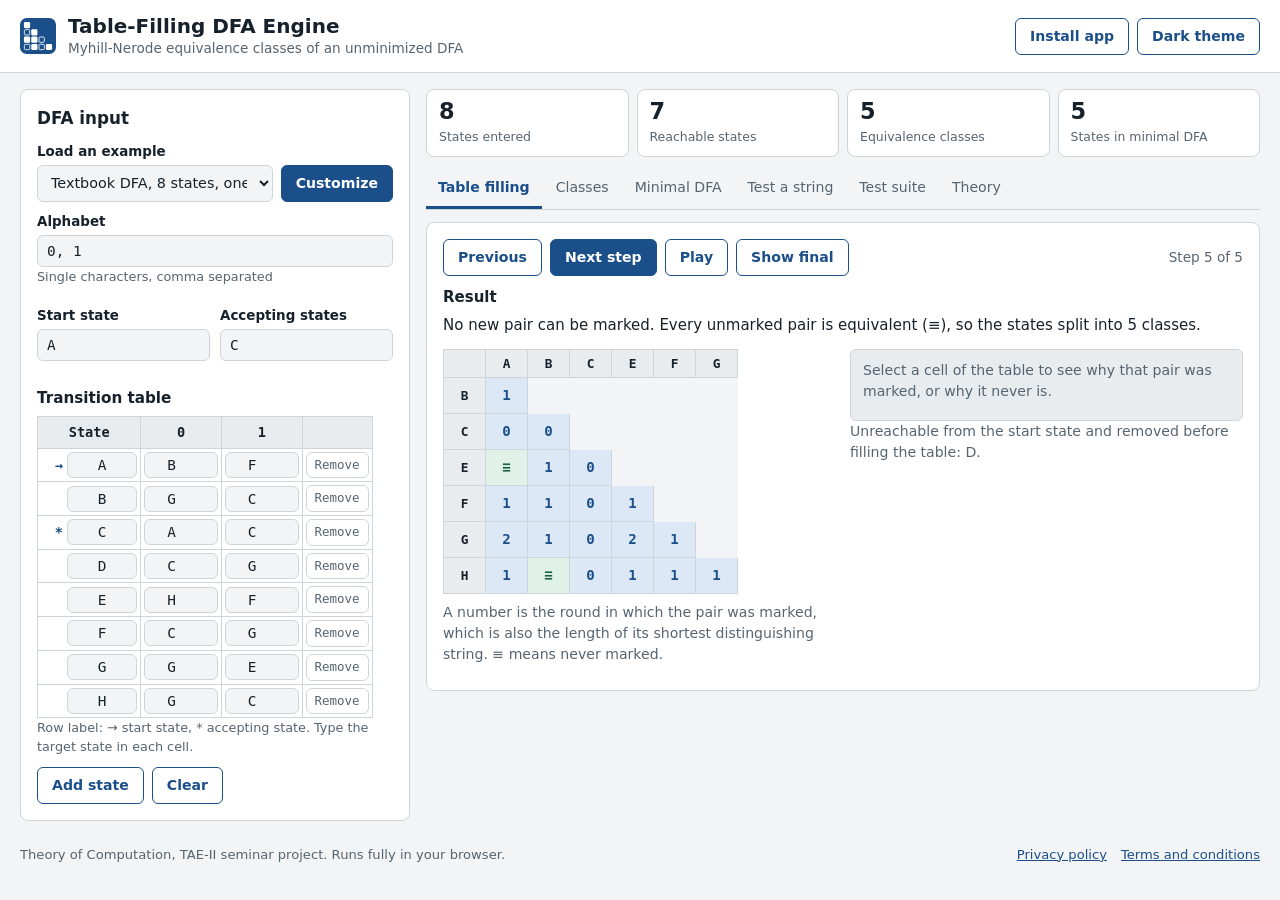
<file: index.html>
<!DOCTYPE html>
<html lang="en">
<head>
<meta charset="utf-8">
<meta name="viewport" content="width=device-width, initial-scale=1, viewport-fit=cover">
<title>Table-Filling DFA Engine</title>
<meta name="description" content="Enter an unminimized DFA table and get its distinguishable pairs, its Myhill-Nerode equivalence classes and the minimal DFA, step by step.">
<meta name="theme-color" content="#1b4f8a">
<link rel="manifest" href="manifest.webmanifest">
<link rel="icon" href="icons/favicon.svg" type="image/svg+xml">
<link rel="icon" href="icons/icon-192.png" type="image/png" sizes="192x192">
<link rel="apple-touch-icon" href="icons/apple-touch-icon.png">
<link rel="stylesheet" href="styles.css">
</head>
<body>
<header class="top">
  <div class="brand">
    <img src="icons/favicon.svg" width="36" height="36" alt="">
    <div>
      <h1>Table-Filling DFA Engine</h1>
      <p>Myhill-Nerode equivalence classes of an unminimized DFA</p>
    </div>
  </div>
  <div class="actions">
    <button id="installBtn" class="sec" type="button">Install app</button>
    <button id="themeBtn" class="sec" type="button" aria-label="Switch colour theme">Theme</button>
  </div>
</header>

<main class="app">
  <aside id="editor" class="card" aria-label="DFA input"></aside>
  <section class="results" aria-label="Results">
    <div id="summary"></div>
    <div id="tabs" role="tablist" aria-label="Result views"></div>
    <div id="panel" class="card" role="tabpanel" aria-live="polite"></div>
  </section>
</main>

<footer class="foot">
  <span>Theory of Computation, TAE-II seminar project. Runs fully in your browser.</span>
  <nav><a href="privacy.html">Privacy policy</a> <a href="terms.html">Terms and conditions</a></nav>
</footer>

<dialog id="installHelp">
  <h2>Install this app</h2>
  <p>Your browser has not offered a one-click install. Use the option for your browser:</p>
  <ul>
    <li><strong>Chrome or Edge on desktop:</strong> click the install icon at the right end of the address bar, or open the browser menu and choose Install.</li>
    <li><strong>Safari on Mac:</strong> File menu, Add to Dock.</li>
    <li><strong>Safari on iPhone or iPad:</strong> Share, then Add to Home Screen.</li>
    <li><strong>Chrome on Android:</strong> menu, Install app.</li>
  </ul>
  <p class="hint">Installing needs the page to be served over HTTPS (or localhost), not opened as a file.</p>
  <form method="dialog"><button class="pri">Close</button></form>
</dialog>

<script src="engine.js"></script>
<script src="app.js"></script>
</body>
</html>
</file>
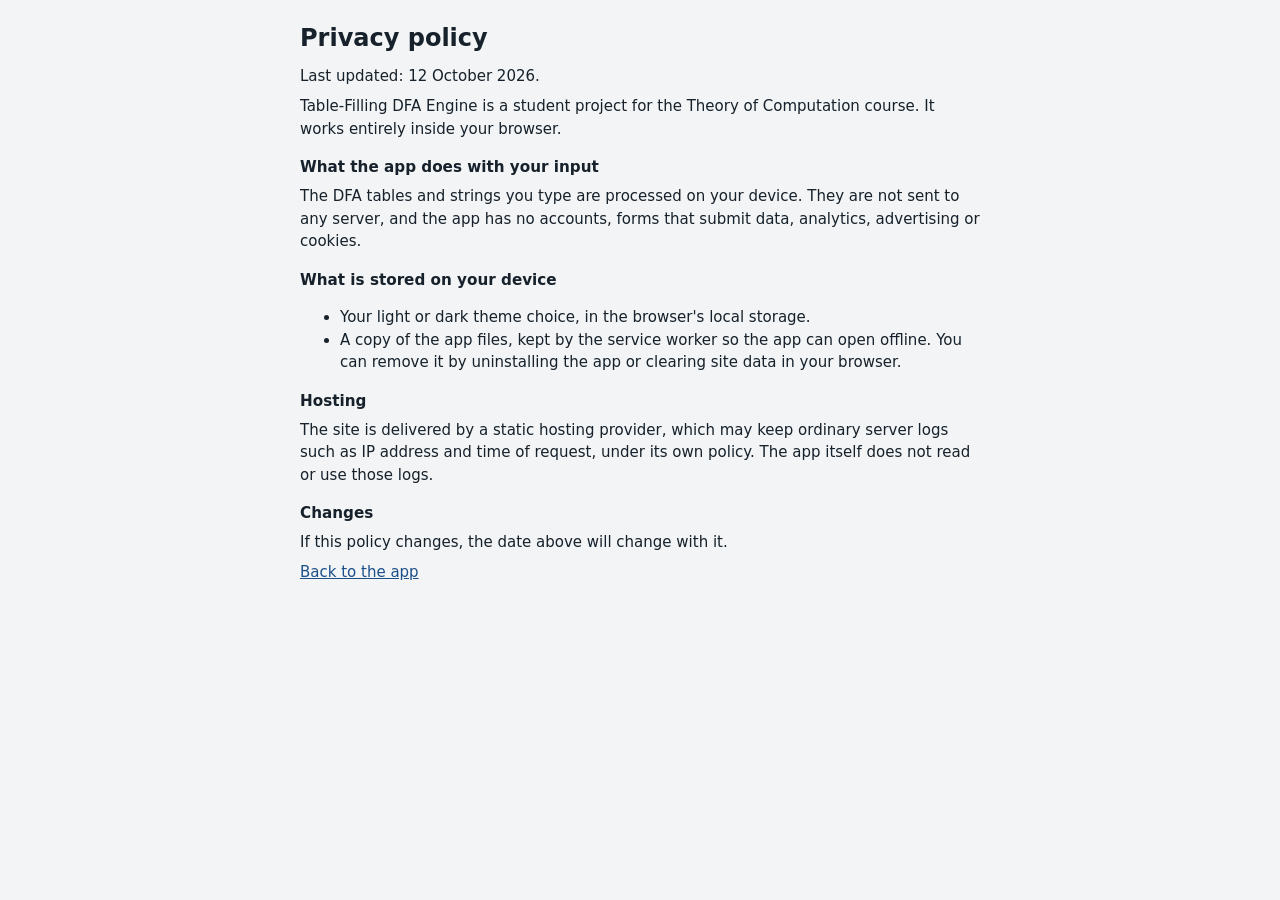
<file: privacy.html>
<!DOCTYPE html>
<html lang="en"><head><meta charset="utf-8"><meta name="viewport" content="width=device-width, initial-scale=1">
<title>Privacy policy | Table-Filling DFA Engine</title><link rel="icon" href="icons/favicon.svg" type="image/svg+xml"><link rel="stylesheet" href="styles.css"></head>
<body><main class="page">
<h1>Privacy policy</h1>
<p>Last updated: 12 October 2026.</p>
<p>Table-Filling DFA Engine is a student project for the Theory of Computation course. It works entirely inside your browser.</p>
<h3>What the app does with your input</h3>
<p>The DFA tables and strings you type are processed on your device. They are not sent to any server, and the app has no accounts, forms that submit data, analytics, advertising or cookies.</p>
<h3>What is stored on your device</h3>
<ul><li>Your light or dark theme choice, in the browser's local storage.</li><li>A copy of the app files, kept by the service worker so the app can open offline. You can remove it by uninstalling the app or clearing site data in your browser.</li></ul>
<h3>Hosting</h3>
<p>The site is delivered by a static hosting provider, which may keep ordinary server logs such as IP address and time of request, under its own policy. The app itself does not read or use those logs.</p>
<h3>Changes</h3>
<p>If this policy changes, the date above will change with it.</p>
<p><a href="index.html">Back to the app</a></p>
</main></body></html>
</file>
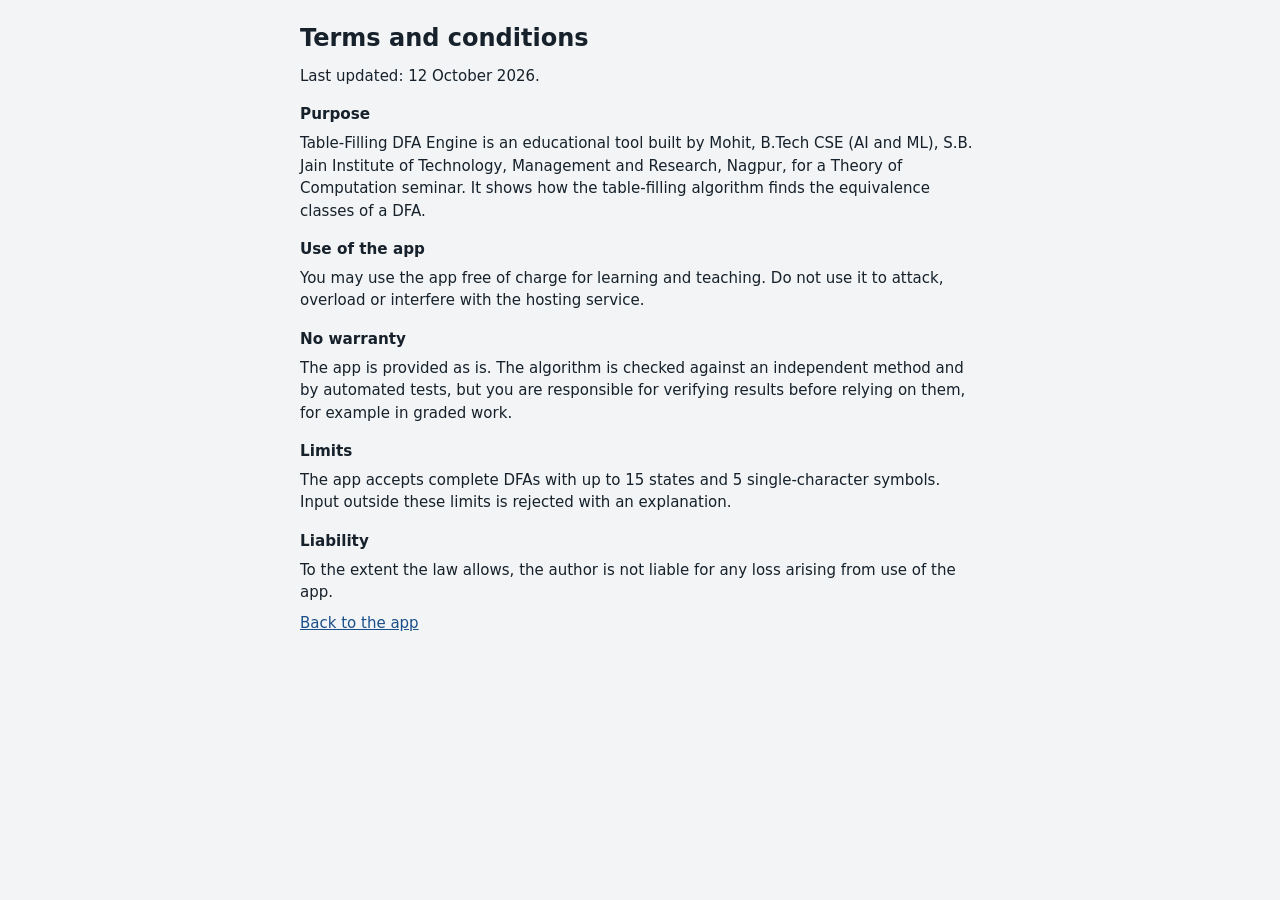
<file: terms.html>
<!DOCTYPE html>
<html lang="en"><head><meta charset="utf-8"><meta name="viewport" content="width=device-width, initial-scale=1">
<title>Terms and conditions | Table-Filling DFA Engine</title><link rel="icon" href="icons/favicon.svg" type="image/svg+xml"><link rel="stylesheet" href="styles.css"></head>
<body><main class="page">
<h1>Terms and conditions</h1>
<p>Last updated: 12 October 2026.</p>
<h3>Purpose</h3>
<p>Table-Filling DFA Engine is an educational tool built by Mohit, B.Tech CSE (AI and ML), S.B. Jain Institute of Technology, Management and Research, Nagpur, for a Theory of Computation seminar. It shows how the table-filling algorithm finds the equivalence classes of a DFA.</p>
<h3>Use of the app</h3>
<p>You may use the app free of charge for learning and teaching. Do not use it to attack, overload or interfere with the hosting service.</p>
<h3>No warranty</h3>
<p>The app is provided as is. The algorithm is checked against an independent method and by automated tests, but you are responsible for verifying results before relying on them, for example in graded work.</p>
<h3>Limits</h3>
<p>The app accepts complete DFAs with up to 15 states and 5 single-character symbols. Input outside these limits is rejected with an explanation.</p>
<h3>Liability</h3>
<p>To the extent the law allows, the author is not liable for any loss arising from use of the app.</p>
<p><a href="index.html">Back to the app</a></p>
</main></body></html>
</file>
<file: styles.css>
:root{--bg:#f2f4f5;--sf:#fff;--sf2:#e8ecef;--ink:#16212b;--mu:#566470;--ln:#cdd5db;--ac:#1b4f8a;--acbg:#dce8f5;--acon:#fff;--ok:#17603f;--okbg:#e0f1e8;--bad:#a1302b;--badbg:#f9e7e5;--ring:#9db9d8;
font-family:system-ui,-apple-system,"Segoe UI",Roboto,"Helvetica Neue",Arial,sans-serif;box-sizing:border-box;padding-top:env(safe-area-inset-top,0px);padding-bottom:env(safe-area-inset-bottom,0px)}
@media (prefers-color-scheme:dark){:root:not([data-theme="light"]){--bg:#0f1519;--sf:#182026;--sf2:#222c33;--ink:#e6ebef;--mu:#9aa7b1;--ln:#2e3a43;--ac:#7db3ec;--acbg:#1d3550;--acon:#0b1620;--ok:#7fd1a6;--okbg:#17352a;--bad:#f0948e;--badbg:#3b1f1d;--ring:#3b5f86}}
:root[data-theme="dark"]{--bg:#0f1519;--sf:#182026;--sf2:#222c33;--ink:#e6ebef;--mu:#9aa7b1;--ln:#2e3a43;--ac:#7db3ec;--acbg:#1d3550;--acon:#0b1620;--ok:#7fd1a6;--okbg:#17352a;--bad:#f0948e;--badbg:#3b1f1d;--ring:#3b5f86}
html{scroll-padding-top:calc(env(safe-area-inset-top,0px) + 12px)}
*,*:before,*:after{box-sizing:inherit}
body{margin:0;background:var(--bg);color:var(--ink);line-height:1.5;font-size:15px}
code,.mono,input,.tt,.tri{font-family:ui-monospace,SFMono-Regular,Menlo,Consolas,monospace}
code{background:var(--sf2);padding:1px 5px;border-radius:4px;font-size:.92em}
h1{font-size:1.25rem;margin:0;line-height:1.2}
h2{font-size:1.05rem;margin:0 0 10px}
h3{font-size:.95rem;margin:16px 0 6px}
p{margin:0 0 8px}
a{color:var(--ac)}
.top{display:flex;justify-content:space-between;align-items:center;gap:12px;flex-wrap:wrap;padding:14px 20px;background:var(--sf);border-bottom:1px solid var(--ln)}
.brand{display:flex;align-items:center;gap:12px}
.brand p{margin:0;color:var(--mu);font-size:.85rem}
.actions{display:flex;gap:8px}
.app{display:grid;grid-template-columns:minmax(300px,390px) minmax(0,1fr);gap:16px;max-width:1280px;margin:0 auto;padding:16px 20px}
@media (max-width:920px){.app{grid-template-columns:minmax(0,1fr);padding:12px}}
.card{background:var(--sf);border:1px solid var(--ln);border-radius:8px;padding:16px}
#editor{align-self:start}
label{display:block;font-size:.84rem;font-weight:600;margin-bottom:3px}
.field{margin:10px 0}
.two{display:grid;grid-template-columns:1fr 1fr;gap:10px}
.hint{font-size:.8rem;color:var(--mu)}
input,select{width:100%;padding:7px 9px;border:1px solid var(--ln);border-radius:6px;background:var(--bg);color:var(--ink);font-size:.9rem}
select{font-family:inherit}
.scroll{overflow-x:auto;max-width:100%}
.row{display:flex;gap:8px;flex-wrap:wrap;margin-top:10px}
button{font:inherit;font-size:.88rem;font-weight:600;padding:7px 14px;border-radius:6px;border:1px solid var(--ac);background:var(--ac);color:var(--acon);cursor:pointer}
button.sec,button.x,.tab{background:transparent;color:var(--ac)}
button:hover{box-shadow:0 0 0 3px var(--ring)}
:focus-visible{outline:2px solid var(--ac);outline-offset:2px}
button.x{border-color:var(--ln);color:var(--mu);padding:3px 8px;font-size:.78rem;font-weight:500}
.tt{border-collapse:collapse;font-size:.85rem}
.tt th,.tt td{border:1px solid var(--ln);padding:3px;text-align:center}
.tt th{background:var(--sf2);font-weight:600;padding:5px 8px}
.tt .lab{display:flex;align-items:center;gap:4px;border:0;padding:0}
.tt .mk{width:22px;text-align:right;color:var(--ac);font-weight:700}
.tt input{width:4.6rem;text-align:center;padding:4px}
.tt input.nm{width:4.4rem}
#summary{display:grid;grid-template-columns:repeat(4,minmax(0,1fr));gap:8px;margin-bottom:12px}
@media (max-width:560px){#summary{grid-template-columns:repeat(2,minmax(0,1fr))}}
.stat{background:var(--sf);border:1px solid var(--ln);border-radius:8px;padding:8px 12px}
.stat b{display:block;font-size:1.4rem;line-height:1.2}
.stat span{font-size:.78rem;color:var(--mu)}
#tabs{display:flex;gap:2px;flex-wrap:wrap;border-bottom:1px solid var(--ln);margin-bottom:12px}
.tab{border:0;border-bottom:3px solid transparent;border-radius:0;padding:8px 12px;font-weight:500;color:var(--mu)}
.tab[aria-selected="true"]{color:var(--ac);border-bottom-color:var(--ac);font-weight:700}
.tab:hover{box-shadow:none;color:var(--ac)}
.err{background:var(--badbg);border:1px solid var(--bad);border-radius:6px;padding:10px 14px}
.err ul{margin:6px 0 0;padding-left:20px}
.note{color:var(--mu);font-size:.88rem}
.ctrl{display:flex;align-items:center;gap:8px;flex-wrap:wrap;margin-bottom:10px}
.ctrl .idx{font-size:.85rem;color:var(--mu);margin-left:auto}
.frame{font-weight:600;margin:0 0 6px}
.tri{border-collapse:collapse}
.tri th{background:var(--sf2);font-size:.8rem;padding:4px 8px;border:1px solid var(--ln);min-width:42px}
.tri td{border:1px solid var(--ln);padding:0;height:36px;min-width:42px;text-align:center}
.tri td.x{background:var(--bg);border-color:transparent}
.tri .c{width:100%;height:100%;min-height:34px;border:0;border-radius:0;background:var(--sf);color:var(--mu);font-weight:500;padding:0}
.tri .c.d{background:var(--acbg);color:var(--ac);font-weight:700}
.tri .c.new{box-shadow:inset 0 0 0 2px var(--ac)}
.tri .c.e{background:var(--okbg);color:var(--ok);font-weight:700}
.tri .c.sel{outline:2px solid var(--ink);outline-offset:-3px}
.tri .c:hover{box-shadow:inset 0 0 0 2px var(--ring)}
ul.plain{margin:6px 0 0;padding-left:18px;font-size:.88rem}
ul.plain li{margin-bottom:5px}
.cols{display:grid;grid-template-columns:minmax(0,1fr) minmax(0,1fr);gap:14px;margin-top:12px}
@media (max-width:760px){.cols{grid-template-columns:minmax(0,1fr)}}
.box{background:var(--sf2);border:1px solid var(--ln);border-radius:6px;padding:10px 12px}
.trace{font-family:ui-monospace,Menlo,Consolas,monospace;font-size:.85rem;margin:4px 0;overflow-wrap:anywhere}
.ok{color:var(--ok);font-weight:700}.no{color:var(--bad);font-weight:700}
.dt{width:100%;border-collapse:collapse;font-size:.86rem}
.dt th,.dt td{border:1px solid var(--ln);padding:6px 9px;text-align:left;vertical-align:top}
.dt th{background:var(--sf2)}
.chips{display:flex;flex-wrap:wrap;gap:6px;margin:6px 0}
.chip{border:1px solid var(--ac);background:var(--acbg);color:var(--ink);border-radius:6px;padding:2px 9px;font-family:ui-monospace,Menlo,Consolas,monospace;font-size:.88rem}
button.chip{font-weight:500}
svg.dia{width:100%;height:auto;max-height:480px;display:block;background:var(--bg);border:1px solid var(--ln);border-radius:6px}
.dia .nd{fill:var(--sf);stroke:var(--ink);stroke-width:1.6}
.dia .nd.st{fill:var(--acbg)}
.dia .in{fill:none;stroke:var(--ink);stroke-width:1.3}
.dia .ed{fill:none;stroke:var(--ink);stroke-width:1.5}
.dia .ah{fill:var(--ink)}
.dia text{fill:var(--ink);font-family:ui-monospace,Menlo,Consolas,monospace;font-size:13px;text-anchor:middle;dominant-baseline:central}
.dia .lb{font-size:12px;paint-order:stroke;stroke:var(--bg);stroke-width:4px;stroke-linejoin:round}
.seg{display:inline-flex;border:1px solid var(--ac);border-radius:6px;overflow:hidden}
.seg button{border:0;border-radius:0;background:transparent;color:var(--ac);font-weight:500}
.seg button[aria-pressed="true"]{background:var(--ac);color:var(--acon);font-weight:700}
.seg button:hover{box-shadow:none}
.cmp{display:grid;grid-template-columns:minmax(0,1fr) minmax(0,1fr);gap:12px}
@media (max-width:640px){.cmp{grid-template-columns:minmax(0,1fr)}}
.foot{max-width:1280px;margin:0 auto;padding:8px 20px 28px;display:flex;justify-content:space-between;gap:12px;flex-wrap:wrap;color:var(--mu);font-size:.82rem}
.foot nav{display:flex;gap:14px}
dialog{border:1px solid var(--ln);border-radius:8px;background:var(--sf);color:var(--ink);max-width:460px}
dialog::backdrop{background:rgba(0,0,0,.45)}
.page{max-width:720px;margin:0 auto;padding:24px 20px 40px}
.page h1{font-size:1.5rem;margin-bottom:12px}
.theory h3{margin-top:18px}
.theory p,.theory li{max-width:75ch}

.pick{display:flex;gap:8px;align-items:stretch;margin-bottom:10px}
.pick select{flex:1;min-width:0}
.pick button{white-space:nowrap}
.guide{font-size:.85rem;margin:0 0 12px;padding:9px 11px;border:1px solid var(--ac);border-radius:6px}
</file>
